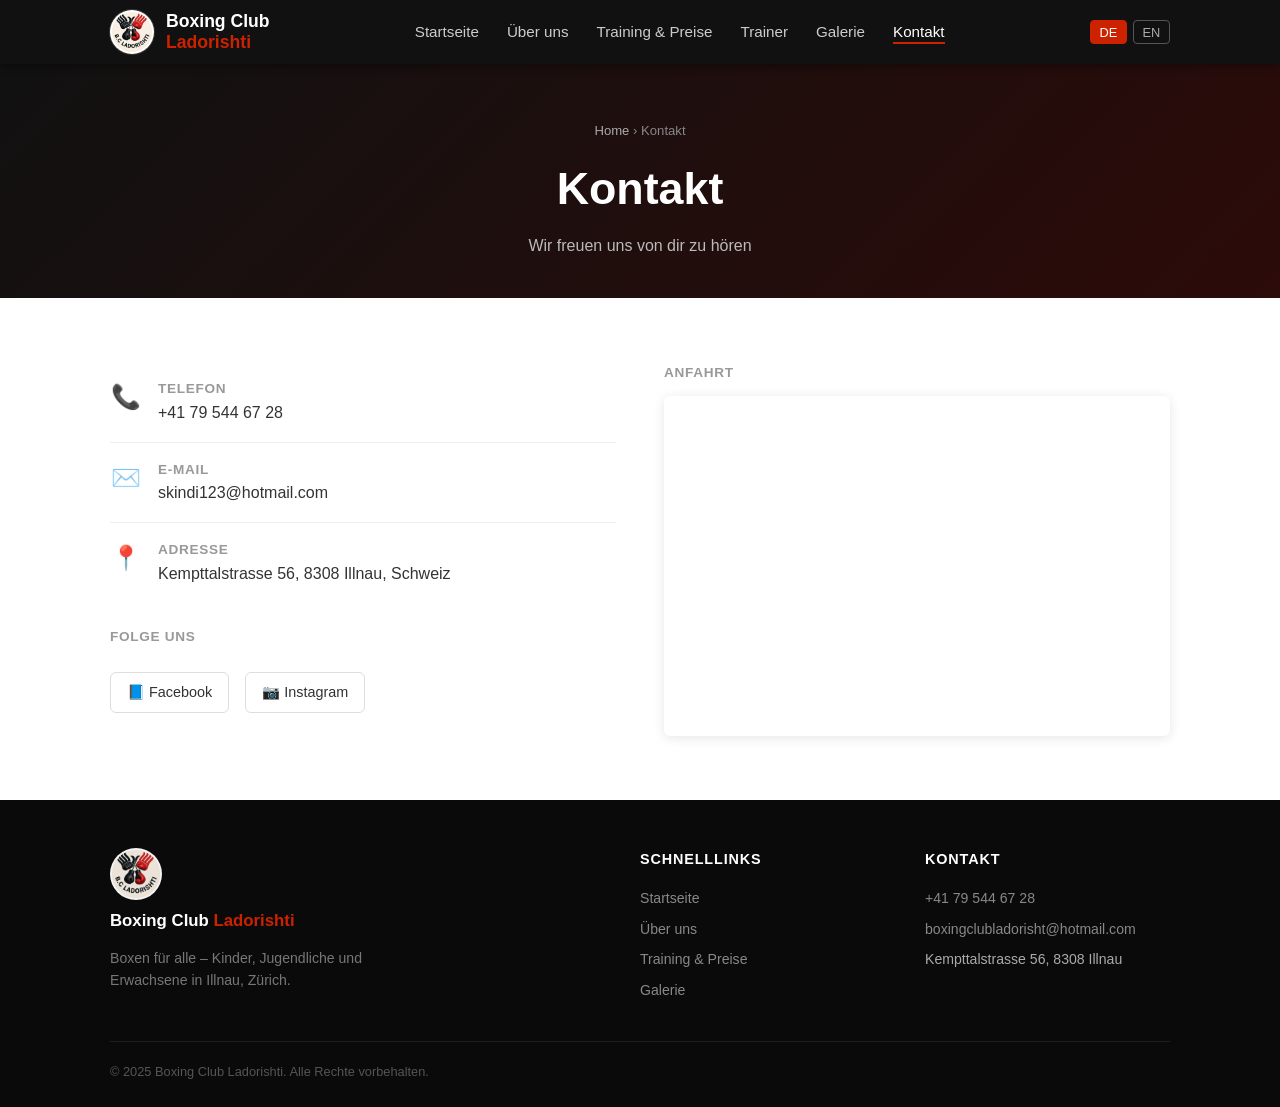
<file: contact.html>
<!DOCTYPE html><html lang="de" dir="ltr"><head><meta charset="UTF-8"><meta name="viewport" content="width=device-width,initial-scale=1.0"><title>Kontakt &#8211; Boxing Club Ladorishti</title><link rel="stylesheet" href="css/style.css">
  <link rel="icon" href="images/favicon.png" type="image/png">
  <link rel="apple-touch-icon" href="images/apple-touch-icon.png">
</head><body><header><div class="container"><nav class="nav-inner">
  <a href="index.html" class="nav-logo"><img src="images/logo.png" alt="Logo" onerror="this.style.display='none'"><span class="nav-logo-text">Boxing Club<br><span>Ladorishti</span></span></a>
  <ul class="nav-links">
    <li><a href="index.html" data-i18n="nav_home">Startseite</a></li>
    <li><a href="about.html" data-i18n="nav_about">&#220;ber uns</a></li>
    <li><a href="training.html" data-i18n="nav_training">Training &amp; Preise</a></li>
    <li><a href="trainers.html" data-i18n="nav_trainers">Trainer</a></li>
    <li><a href="gallery.html" data-i18n="nav_gallery">Galerie</a></li>
    <li><a href="contact.html" data-i18n="nav_contact">Kontakt</a></li>
  </ul>
  <div class="lang-toggle"><button class="lang-btn active" data-lang="de">DE</button><button class="lang-btn" data-lang="en">EN</button></div>
  <div class="nav-hamburger"><span></span><span></span><span></span></div>
</nav></div>
<nav class="mobile-nav">
  <div class="mobile-lang"><button class="lang-btn active" data-lang="de">DE</button><button class="lang-btn" data-lang="en">EN</button></div>
  <a href="index.html" data-i18n="nav_home">Startseite</a><a href="about.html" data-i18n="nav_about">&#220;ber uns</a>
  <a href="training.html" data-i18n="nav_training">Training &amp; Preise</a><a href="trainers.html" data-i18n="nav_trainers">Trainer</a>
  <a href="gallery.html" data-i18n="nav_gallery">Galerie</a><a href="contact.html" data-i18n="nav_contact">Kontakt</a>
</nav></header>
<section class="page-hero"><div class="container"><div class="breadcrumb"><a href="index.html">Home</a> &rsaquo; <span data-i18n="nav_contact">Kontakt</span></div><h1 data-i18n="contact_title">Kontakt</h1><p data-i18n="contact_hero_sub">Wir freuen uns von dir zu h&#246;ren</p></div></section>
<section class="section"><div class="container"><div class="contact-grid">
  <div><ul class="contact-info">
    <li><div class="contact-icon">&#128222;</div><div><div class="contact-label" data-i18n="contact_phone_lbl">Telefon</div><div class="contact-value"><a href="tel:+41795446728" data-i18n="contact_phone">+41 79 544 67 28</a></div></div></li>
    <li><div class="contact-icon">&#9993;&#65039;</div><div><div class="contact-label" data-i18n="contact_email_lbl">E-Mail</div><div class="contact-value"><a href="mailto:boxingclubladorisht@hotmail.com" data-i18n="contact_email">boxingclubladorisht@hotmail.com</a><br></div></div></li>
    <li><div class="contact-icon">&#128205;</div><div><div class="contact-label" data-i18n="contact_address_lbl">Adresse</div><div class="contact-value" data-i18n="contact_address">Kempttalstrasse 56, 8308 Illnau, Schweiz</div></div></li>
  </ul>
  <div style="margin-top:1.5rem"><div class="contact-label" style="margin-bottom:.75rem" data-i18n="contact_social_lbl">Folge uns</div>
  <div class="social-links">
    <a href="https://www.facebook.com/ladorishtiboxing" target="_blank" rel="noopener" class="social-link">&#128216; Facebook</a>
    <a href="https://www.instagram.com/boxingclub.ladorisht/" target="_blank" rel="noopener" class="social-link">&#128247; Instagram</a>
  </div></div></div>
  <div><div class="contact-label" style="margin-bottom:.75rem" data-i18n="contact_map_title">Anfahrt</div>
  <div class="map-wrap"><iframe src="https://www.google.com/maps/embed?pb=!1m18!1m12!1m3!1d2696.1!2d8.7297!3d47.4008!2m3!1f0!2f0!3f0!3m2!1i1024!2i768!4f13.1!3m3!1m2!1s0x479aa6a3b0f5d8a1%3A0x1!2sKempttalstrasse%2056%2C%208308%20Illnau!5e0!3m2!1sde!2sch" allowfullscreen loading="lazy" title="Standort"></iframe></div></div>
</div></div></section><footer><div class="container"><div class="footer-grid">
  <div class="footer-brand"><div class="footer-logo">
          <img src="images/logo.png" alt="Boxing Club Ladorishti" style="height:52px;width:auto;margin-bottom:0.5rem;display:block;">
          Boxing Club <span>Ladorishti</span>
        </div><p data-i18n="footer_tagline">Boxen f&#252;r alle &#8211; Kinder, Jugendliche und Erwachsene in Illnau, Z&#252;rich.</p></div>
  <div><h4 data-i18n="footer_links">Schnelllinks</h4><ul><li><a href="index.html" data-i18n="nav_home">Startseite</a></li><li><a href="about.html" data-i18n="nav_about">&#220;ber uns</a></li><li><a href="training.html" data-i18n="nav_training">Training</a></li><li><a href="gallery.html" data-i18n="nav_gallery">Galerie</a></li></ul></div>
  <div><h4 data-i18n="footer_contact">Kontakt</h4><ul><li><a href="tel:+41795446728">+41 79 544 67 28</a></li><li><a href="mailto:boxingclubladorisht@hotmail.com">boxingclubladorisht@hotmail.com</a></li><li>Kempttalstrasse 56, 8308 Illnau</li></ul></div>
</div><div class="footer-bottom"><span data-i18n="footer_copy">&#169; 2025 Boxing Club Ladorishti. Alle Rechte vorbehalten.</span></div></div></footer><script src="js/main.js"></script></body></html>
</file>
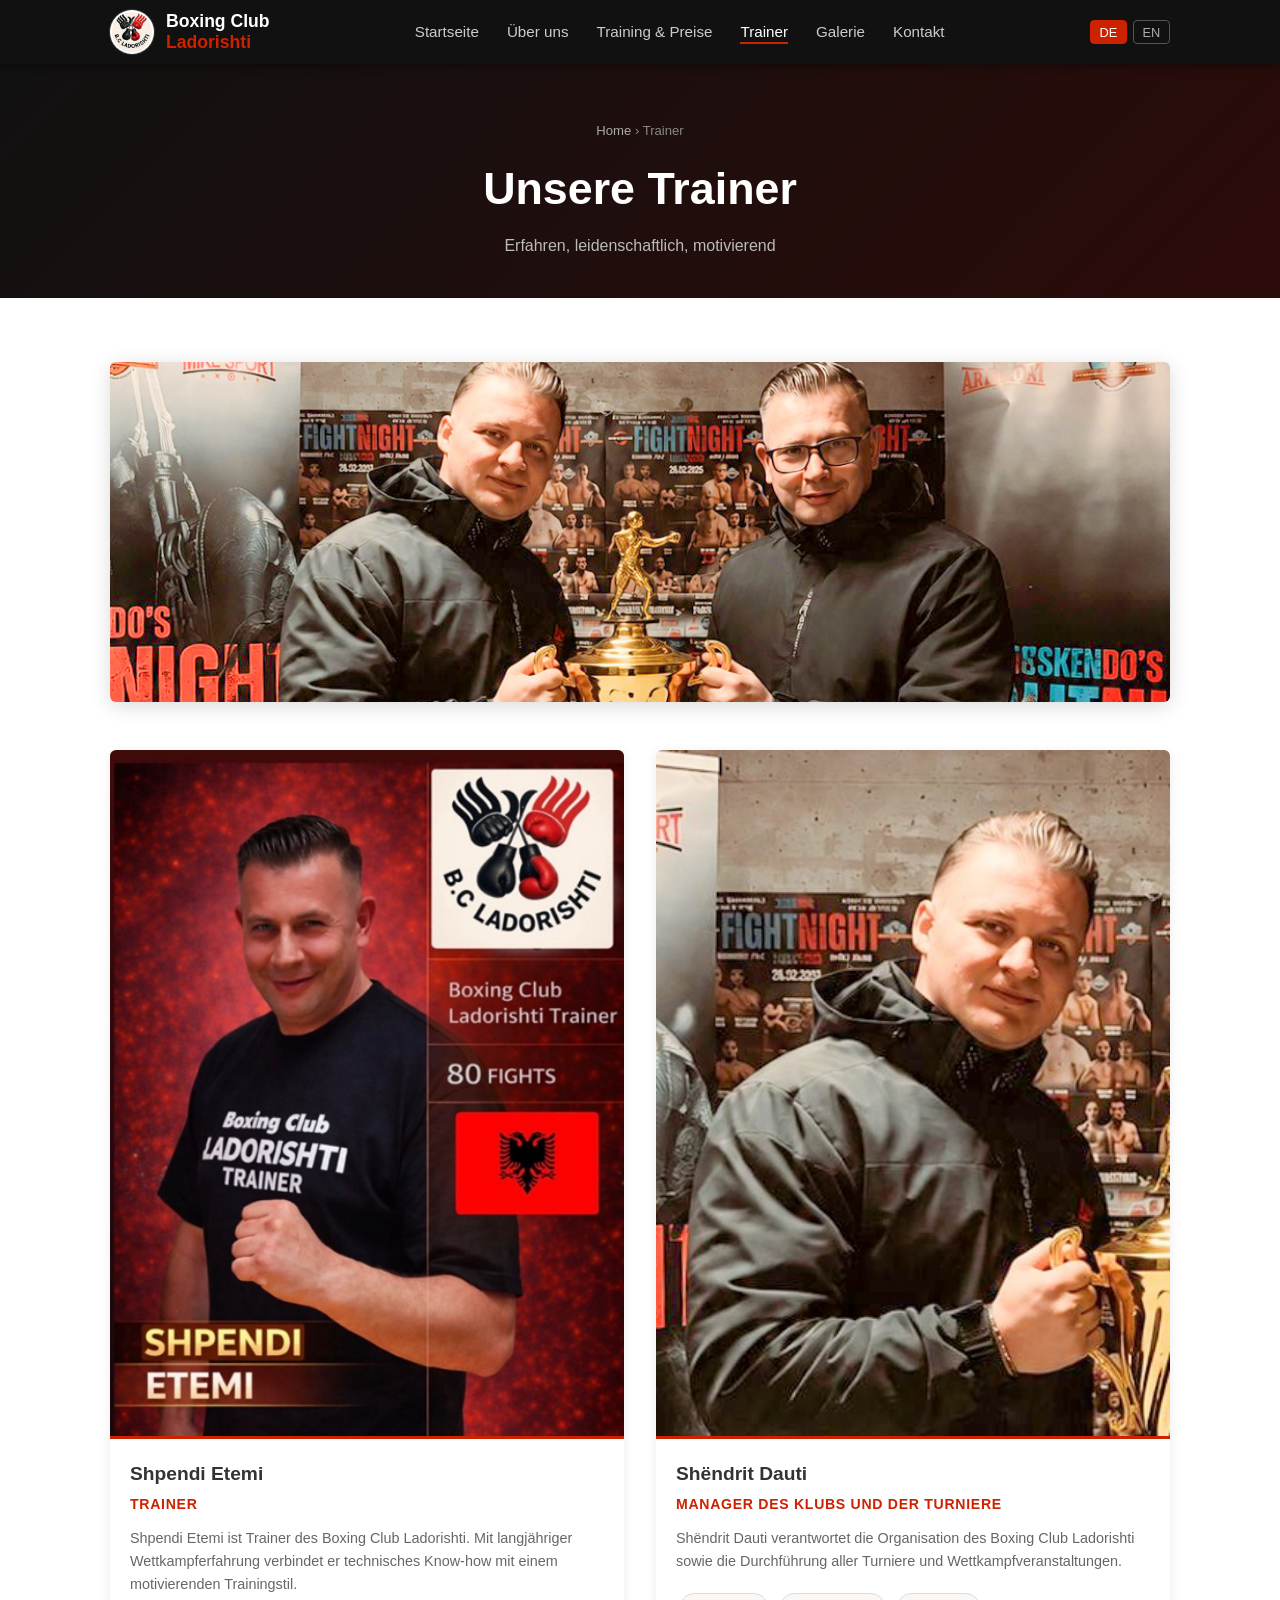
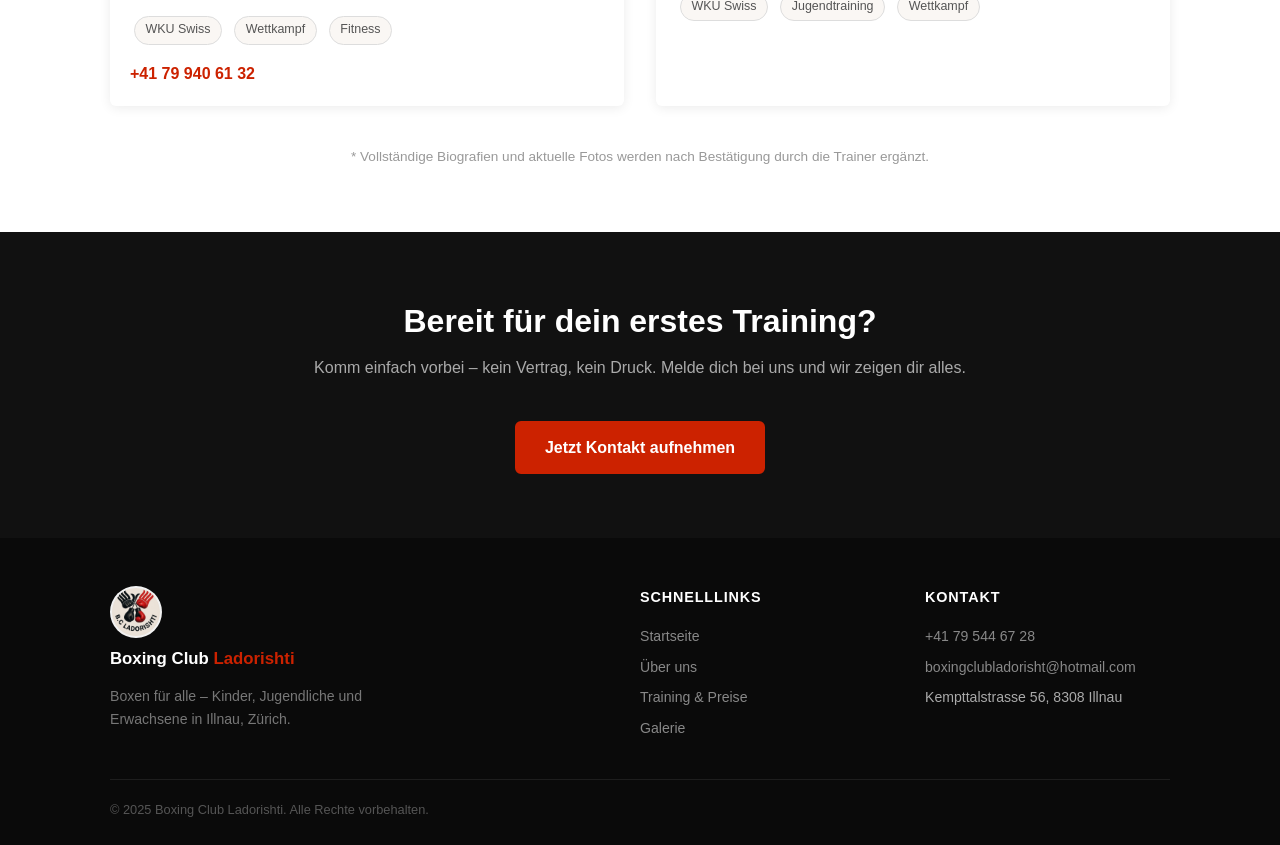
<file: trainers.html>
<!DOCTYPE html>
<html lang="de" dir="ltr">
<head>
  <meta charset="UTF-8">
  <meta name="viewport" content="width=device-width, initial-scale=1.0">
  <meta name="description" content="Boxen für Kinder, Jugendliche und Erwachsene in einer freundlichen und respektvollen Umgebung in Illnau, Zürich.">
  <meta property="og:title" content="Trainer – Boxing Club Ladorishti, Illnau">
  <meta property="og:description" content="Boxen für Kinder, Jugendliche und Erwachsene in einer freundlichen und respektvollen Umgebung in Illnau, Zürich.">
  <meta property="og:image" content="https://boxenillnau.ch/images/logo.png">
  <meta property="og:url" content="https://boxenillnau.ch/trainers.html">
  <meta property="og:type" content="website">
  <meta property="og:site_name" content="Boxing Club Ladorishti, Illnau">
  <meta name="twitter:card" content="summary_large_image">
  <meta name="twitter:title" content="Trainer – Boxing Club Ladorishti, Illnau">
  <meta name="twitter:description" content="Boxen für Kinder, Jugendliche und Erwachsene in einer freundlichen und respektvollen Umgebung in Illnau, Zürich.">
  <meta name="twitter:image" content="https://boxenillnau.ch/images/logo.png">

  <title>Trainer – Boxing Club Ladorishti</title>
  <link rel="stylesheet" href="css/style.css">
  <link rel="icon" href="images/favicon.png" type="image/png">
  <link rel="apple-touch-icon" href="images/apple-touch-icon.png">
</head>
<body>
<header>
  <div class="container">
    <nav class="nav-inner">
      <a href="index.html" class="nav-logo">
        <img src="images/logo.png" alt="Logo" onerror="this.style.display='none'">
        <span class="nav-logo-text">Boxing Club<br><span>Ladorishti</span></span>
      </a>
      <ul class="nav-links">
        <li><a href="index.html" data-i18n="nav_home">Startseite</a></li>
        <li><a href="about.html" data-i18n="nav_about">Über uns</a></li>
        <li><a href="training.html" data-i18n="nav_training">Training &amp; Preise</a></li>
        <li><a href="trainers.html" data-i18n="nav_trainers" class="active">Trainer</a></li>
        <li><a href="gallery.html" data-i18n="nav_gallery">Galerie</a></li>
        <li><a href="contact.html" data-i18n="nav_contact">Kontakt</a></li>
      </ul>
      <div class="lang-toggle">
        <button class="lang-btn active" data-lang="de">DE</button>
        <button class="lang-btn" data-lang="en">EN</button>
      </div>
      <div class="nav-hamburger"><span></span><span></span><span></span></div>
    </nav>
  </div>
  <nav class="mobile-nav">
    <div class="mobile-lang">
      <button class="lang-btn active" data-lang="de">DE</button>
      <button class="lang-btn" data-lang="en">EN</button>
    </div>
    <a href="index.html" data-i18n="nav_home">Startseite</a>
    <a href="about.html" data-i18n="nav_about">Uber uns</a>
    <a href="training.html" data-i18n="nav_training">Training und Preise</a>
    <a href="trainers.html" data-i18n="nav_trainers">Trainer</a>
    <a href="gallery.html" data-i18n="nav_gallery">Galerie</a>
    <a href="contact.html" data-i18n="nav_contact">Kontakt</a>
  </nav>
</header>
<section class="page-hero">
  <div class="container">
    <div class="breadcrumb"><a href="index.html">Home</a> &rsaquo; <span data-i18n="nav_trainers">Trainer</span></div>
    <h1 data-i18n="trainers_title">Unsere Trainer</h1>
    <p data-i18n="trainers_hero_sub">Erfahren, leidenschaftlich, motivierend</p>
  </div>
</section>
<section class="section">
  <div class="container">
    <div class="trainers-banner">
      <img src="images/trainers/trainers-banner.jpg" alt="Shpendi Etemi und Shëndrit Dauti mit dem Pokal beim Fight Night Event" class="trainers-banner-img">
    </div>
    <div class="trainer-grid">
      <div class="trainer-card">
        <img src="images/trainers/shpendi_large.jpg" alt="Shpendi Etemi" class="trainer-photo" onerror="this.outerHTML='<div class=trainer-photo-placeholder>🥊</div>'">
        <div class="trainer-info">
          <div class="trainer-name" data-i18n="trainer1_name">Shpendi Etemi</div>
          <div class="trainer-role" data-i18n="trainer1_role">Trainer</div>
          <p class="trainer-bio" data-i18n="trainer1_bio">Shpendi Etemi ist Trainer des Boxing Club Ladorishti. Mit langjähriger Wettkampferfahrung verbindet er technisches Know-how mit einem motivierenden Trainingstil.</p>
          <div style="margin-top:1rem;">
            <span class="trainer-badge" data-i18n="badge_wku">WKU Swiss</span>
            <span class="trainer-badge" data-i18n="badge_comp">Wettkampf</span>
            <span class="trainer-badge" data-i18n="badge_fitness">Fitness</span>
          </div>
          <div style="margin-top:0.75rem;"><a href="tel:+41799406132" style="color:var(--color-primary);font-weight:600;">+41 79 940 61 32</a></div>
        </div>
      </div>
      <div class="trainer-card">
        <img src="images/trainers/shendrit_large.jpg" alt="Shëndrit Dauti" class="trainer-photo" onerror="this.outerHTML='<div class=trainer-photo-placeholder>🥊</div>'">
        <div class="trainer-info">
          <div class="trainer-name" data-i18n="trainer2_name">Shëndrit Dauti</div>
          <div class="trainer-role" data-i18n="trainer2_role">Manager des Klubs und der Turniere</div>
          <p class="trainer-bio" data-i18n="trainer2_bio">Shëndrit Dauti verantwortet die Organisation des Boxing Club Ladorishti sowie die Durchführung aller Turniere und Wettkampfveranstaltungen.</p>
          <div style="margin-top:1rem;">
            <span class="trainer-badge" data-i18n="badge_wku">WKU Swiss</span>
            <span class="trainer-badge" data-i18n="badge_youth">Jugendtraining</span>
            <span class="trainer-badge" data-i18n="badge_comp">Wettkampf</span>
          </div>
        </div>
      </div>
    </div>
    <p style="text-align:center; margin-top:2.5rem; font-size:0.85rem; color:#999;" data-i18n="trainers_note">* Vollstaendige Biografien und aktuelle Fotos werden nach Bestaetigung durch die Trainer ergaenzt.</p>
  </div>
</section>
<section class="section section--dark">
  <div class="container text-center">
    <h2 class="section-title" data-i18n="home_cta_title">Bereit fuer dein erstes Training?</h2>
    <p class="section-subtitle" data-i18n="home_cta_text">Komm einfach vorbei.</p>
    <a href="contact.html" class="btn btn--primary" data-i18n="home_cta_btn">Jetzt Kontakt aufnehmen</a>
  </div>
</section>
<footer>
  <div class="container">
    <div class="footer-grid">
      <div class="footer-brand">
        <div class="footer-logo">
          <img src="images/logo.png" alt="Boxing Club Ladorishti" style="height:52px;width:auto;margin-bottom:0.5rem;display:block;">
          Boxing Club <span>Ladorishti</span>
        </div>
        <p data-i18n="footer_tagline">Boxen für alle – Kinder, Jugendliche und Erwachsene in Illnau, Zürich.</p>
      </div>
      <div>
        <h4 data-i18n="footer_links">Schnelllinks</h4>
        <ul>
          <li><a href="index.html" data-i18n="nav_home">Startseite</a></li>
          <li><a href="about.html" data-i18n="nav_about">Uber uns</a></li>
          <li><a href="training.html" data-i18n="nav_training">Training</a></li>
          <li><a href="gallery.html" data-i18n="nav_gallery">Galerie</a></li>
        </ul>
      </div>
      <div>
        <h4 data-i18n="footer_contact">Kontakt</h4>
        <ul>
          <li><a href="tel:+41795446728">+41 79 544 67 28</a></li>
          <li><a href="mailto:boxingclubladorisht@hotmail.com">boxingclubladorisht@hotmail.com</a></li>
          <li>Kempttalstrasse 56, 8308 Illnau</li>
        </ul>
      </div>
    </div>
    <div class="footer-bottom">
      <span data-i18n="footer_copy">© 2025 Boxing Club Ladorishti. Alle Rechte vorbehalten.</span>
    </div>
  </div>
</footer>
<script src="js/main.js"></script>
</body>
</html>
</file>
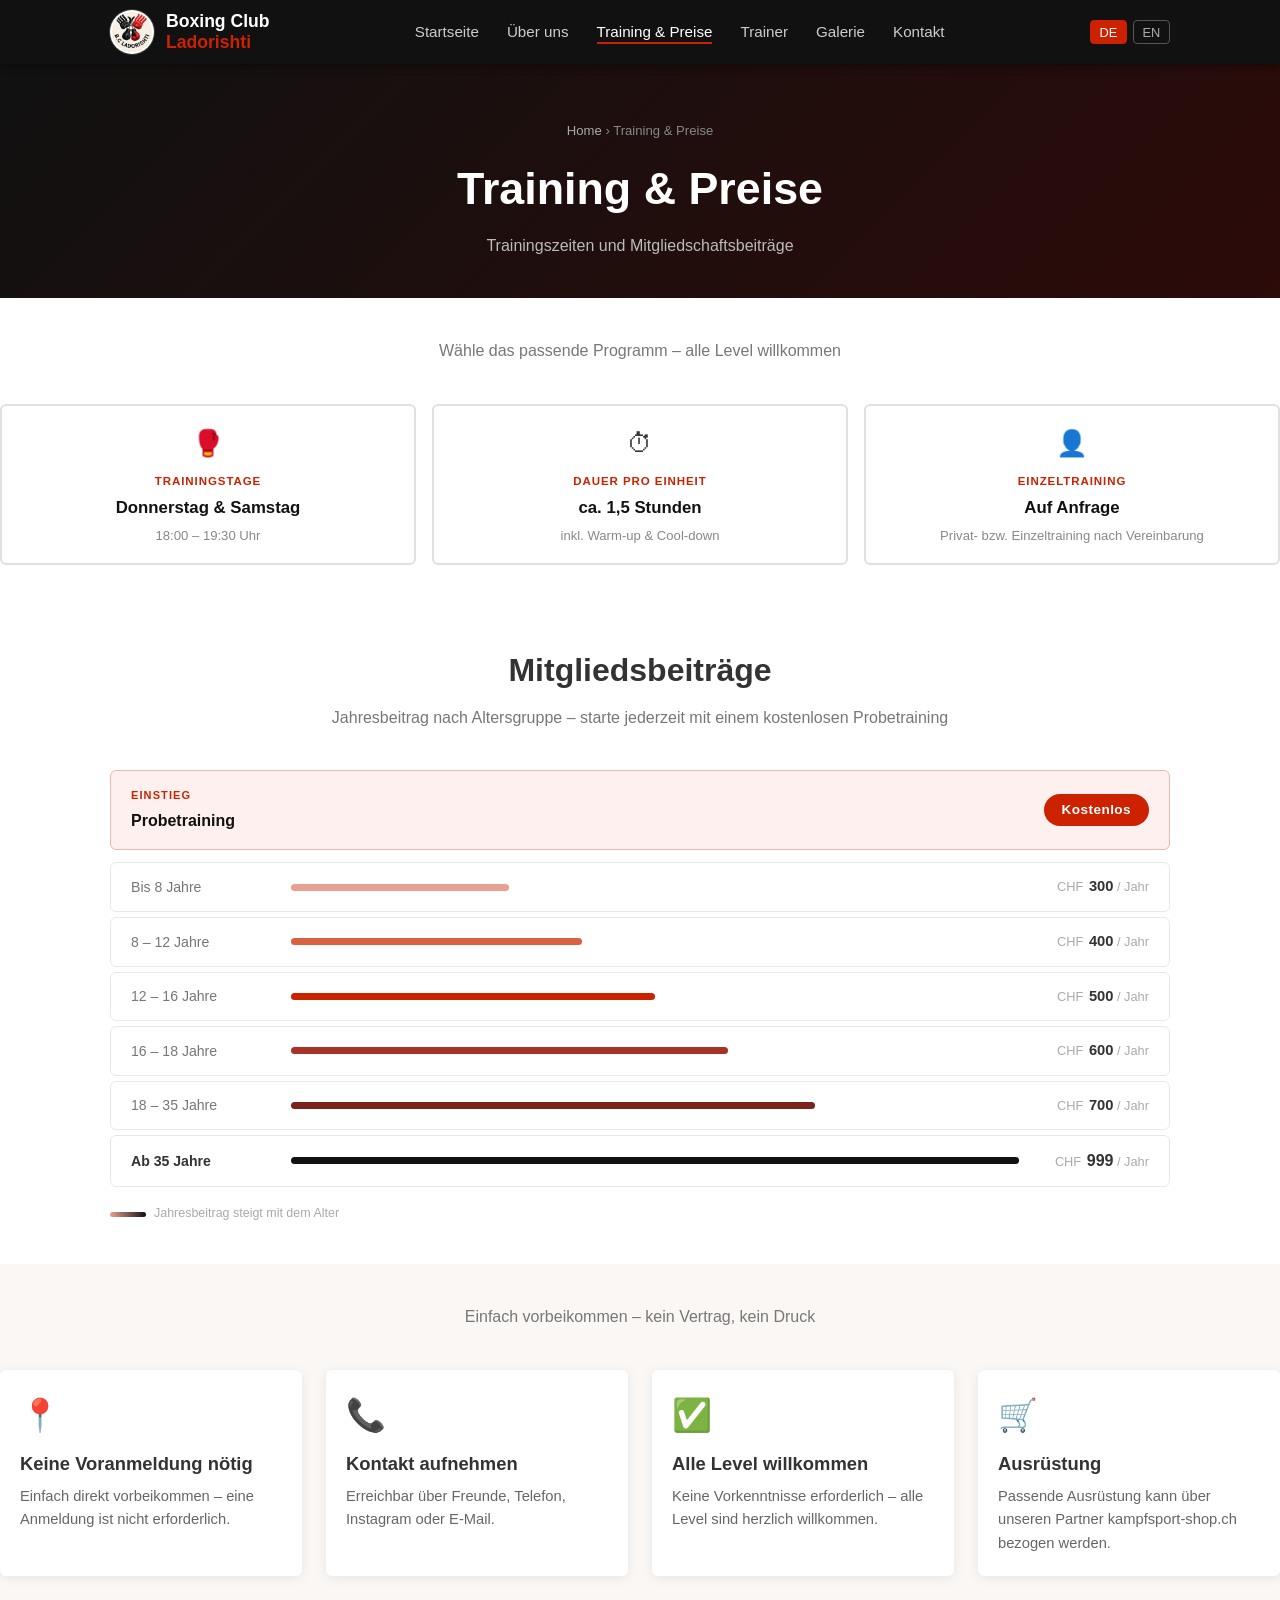
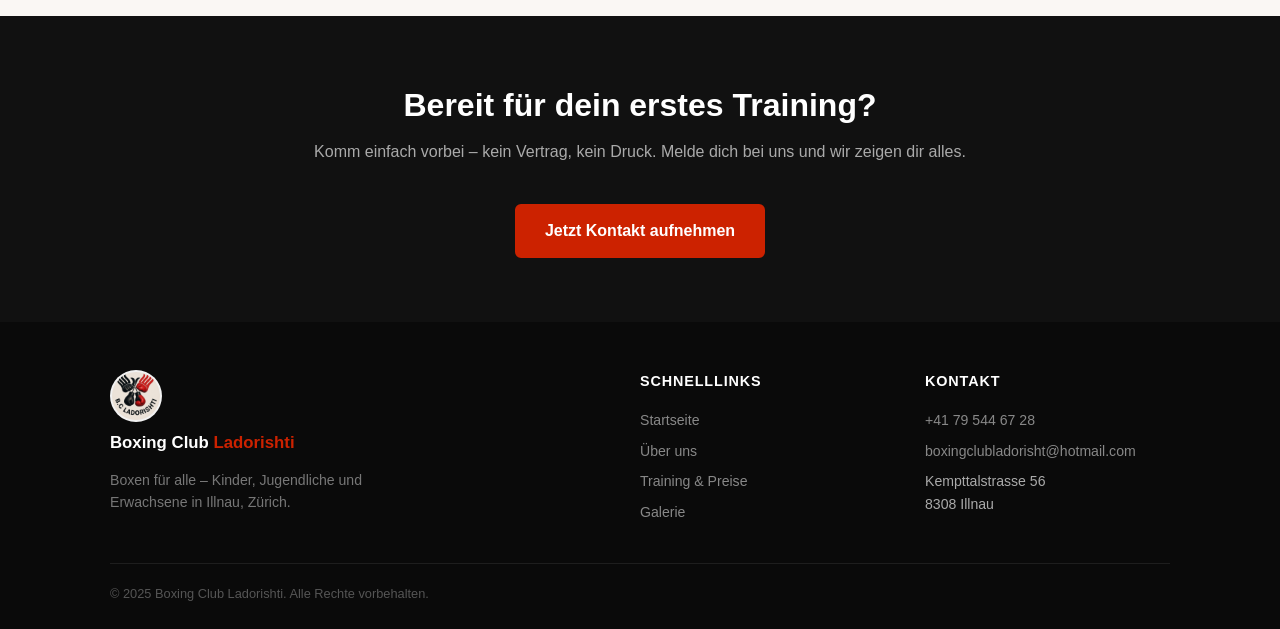
<file: training.html>
<!DOCTYPE html>
<html lang="de" dir="ltr">
<head>
  <meta charset="UTF-8">
  <meta name="viewport" content="width=device-width, initial-scale=1.0">
  <meta name="description" content="Boxen für Kinder, Jugendliche und Erwachsene in einer freundlichen und respektvollen Umgebung in Illnau, Zürich.">
  <meta property="og:title" content="Training & Preise – Boxing Club Ladorishti">
  <meta property="og:description" content="Boxen für Kinder, Jugendliche und Erwachsene in einer freundlichen und respektvollen Umgebung in Illnau, Zürich.">
  <meta property="og:image" content="https://boxenillnau.ch/images/logo.png">
  <meta property="og:url" content="https://boxenillnau.ch/training.html">
  <meta property="og:type" content="website">
  <meta property="og:site_name" content="Boxing Club Ladorishti, Illnau">
  <meta name="twitter:card" content="summary_large_image">
  <meta name="twitter:title" content="Training & Preise – Boxing Club Ladorishti">
  <meta name="twitter:description" content="Boxen für Kinder, Jugendliche und Erwachsene in einer freundlichen und respektvollen Umgebung in Illnau, Zürich.">
  <meta name="twitter:image" content="https://boxenillnau.ch/images/logo.png">

  <title>Training &amp; Preise – Boxing Club Ladorishti</title>
  <link rel="stylesheet" href="css/style.css">
  <link rel="icon" href="images/favicon.png" type="image/png">
  <link rel="apple-touch-icon" href="images/apple-touch-icon.png">
</head>
<body>
<header>
  <div class="container">
    <nav class="nav-inner">
      <a href="index.html" class="nav-logo">
        <img src="images/logo.png" alt="Logo" onerror="this.style.display='none'">
        <span class="nav-logo-text">Boxing Club<br><span>Ladorishti</span></span>
      </a>
      <ul class="nav-links">
        <li><a href="index.html" data-i18n="nav_home">Startseite</a></li>
        <li><a href="about.html" data-i18n="nav_about">Über uns</a></li>
        <li><a href="training.html" data-i18n="nav_training" class="active">Training &amp; Preise</a></li>
        <li><a href="trainers.html" data-i18n="nav_trainers">Trainer</a></li>
        <li><a href="gallery.html" data-i18n="nav_gallery">Galerie</a></li>
        <li><a href="contact.html" data-i18n="nav_contact">Kontakt</a></li>
      </ul>
      <div class="lang-toggle">
        <button class="lang-btn active" data-lang="de">DE</button>
        <button class="lang-btn" data-lang="en">EN</button>
      </div>
      <div class="nav-hamburger"><span></span><span></span><span></span></div>
    </nav>
  </div>
  <nav class="mobile-nav">
    <div class="mobile-lang">
      <button class="lang-btn active" data-lang="de">DE</button>
      <button class="lang-btn" data-lang="en">EN</button>
    </div>
    <a href="index.html" data-i18n="nav_home">Startseite</a>
    <a href="about.html" data-i18n="nav_about">Über uns</a>
    <a href="training.html" data-i18n="nav_training">Training &amp; Preise</a>
    <a href="trainers.html" data-i18n="nav_trainers">Trainer</a>
    <a href="gallery.html" data-i18n="nav_gallery">Galerie</a>
    <a href="contact.html" data-i18n="nav_contact">Kontakt</a>
  </nav>
</header>
<section class="page-hero">
  <div class="container">
    <div class="breadcrumb"><a href="index.html">Home</a> › <span data-i18n="nav_training">Training &amp; Preise</span></div>
    <h1 data-i18n="training_title">Training &amp; Preise</h1>
    <p data-i18n="training_hero_sub">Trainingszeiten und Mitgliedschaftsbeiträge</p>
  </div>
</section>
<section class="section section--compact">
    <p class="section-subtitle" data-i18n="training_sched_sub">Wähle das passende Programm – alle Level willkommen</p>
    <div class="training-info-grid">
      <div class="training-info-card">
        <div class="training-info-icon">🥊</div>
        <div class="training-info-label" data-i18n="training_days_label">Trainingstage</div>
        <div class="training-info-value" data-i18n="training_days_value">Donnerstag &amp; Samstag</div>
        <div class="training-info-sub" data-i18n="training_days_time">18:00 – 19:30 Uhr</div>
      </div>
      <div class="training-info-card">
        <div class="training-info-icon">⏱</div>
        <div class="training-info-label" data-i18n="training_duration_label">Dauer pro Einheit</div>
        <div class="training-info-value" data-i18n="training_duration_value">ca. 1,5 Stunden</div>
        <div class="training-info-sub" data-i18n="training_duration_sub">inkl. Warm-up &amp; Cool-down</div>
      </div>
      <div class="training-info-card">
        <div class="training-info-icon">👤</div>
        <div class="training-info-label" data-i18n="training_private_label">Einzeltraining</div>
        <div class="training-info-value" data-i18n="training_private_value">Auf Anfrage</div>
        <div class="training-info-sub" data-i18n="training_private_sub">Privat- bzw. Einzeltraining nach Vereinbarung</div>
      </div>
    </div>
  </div>
</section>
<section class="section section--compact">
  <div class="container">
    <h2 class="section-title" data-i18n="pricing_ladder_title">Mitgliedsbeiträge</h2>
    <p class="section-subtitle" data-i18n="pricing_ladder_sub">Jahresbeitrag nach Altersgruppe – starte jederzeit mit einem kostenlosen Probetraining</p>
    <div class="pricing-ladder">

      <div class="pricing-free-banner">
        <div>
          <div class="free-eyebrow" data-i18n="pricing_free_eyebrow">Einstieg</div>
          <div class="free-title" data-i18n="pricing_free_title">Probetraining</div>
        </div>
        <div class="pricing-free-badge" data-i18n="pricing_free_badge">Kostenlos</div>
      </div>

      <div class="pricing-tiers">
        <div class="pricing-tier">
          <div class="pricing-tier-age" data-i18n="pricing_age1">Bis 8 Jahre</div>
          <div class="pricing-tier-bar-track"><div class="pricing-tier-bar" style="width:30%;background:#e8a090;"></div></div>
          <div class="pricing-tier-price"><span class="p-currency">CHF </span>300<span class="p-period"> / Jahr</span></div>
        </div>
        <div class="pricing-tier">
          <div class="pricing-tier-age" data-i18n="pricing_age2">8 – 12 Jahre</div>
          <div class="pricing-tier-bar-track"><div class="pricing-tier-bar" style="width:40%;background:#d96040;"></div></div>
          <div class="pricing-tier-price"><span class="p-currency">CHF </span>400<span class="p-period"> / Jahr</span></div>
        </div>
        <div class="pricing-tier">
          <div class="pricing-tier-age" data-i18n="pricing_age3">12 – 16 Jahre</div>
          <div class="pricing-tier-bar-track"><div class="pricing-tier-bar" style="width:50%;background:#cc2200;"></div></div>
          <div class="pricing-tier-price"><span class="p-currency">CHF </span>500<span class="p-period"> / Jahr</span></div>
        </div>
        <div class="pricing-tier">
          <div class="pricing-tier-age" data-i18n="pricing_age4">16 – 18 Jahre</div>
          <div class="pricing-tier-bar-track"><div class="pricing-tier-bar" style="width:60%;background:#a93226;"></div></div>
          <div class="pricing-tier-price"><span class="p-currency">CHF </span>600<span class="p-period"> / Jahr</span></div>
        </div>
        <div class="pricing-tier">
          <div class="pricing-tier-age" data-i18n="pricing_age5">18 – 35 Jahre</div>
          <div class="pricing-tier-bar-track"><div class="pricing-tier-bar" style="width:72%;background:#7b241c;"></div></div>
          <div class="pricing-tier-price"><span class="p-currency">CHF </span>700<span class="p-period"> / Jahr</span></div>
        </div>
        <div class="pricing-tier pricing-tier--top">
          <div class="pricing-tier-age" data-i18n="pricing_age6">Ab 35 Jahre</div>
          <div class="pricing-tier-bar-track"><div class="pricing-tier-bar" style="width:100%;background:#111111;"></div></div>
          <div class="pricing-tier-price"><span class="p-currency">CHF </span>999<span class="p-period"> / Jahr</span></div>
        </div>
      </div>

      <div class="pricing-ladder-legend">
        <div class="pricing-ladder-legend-swatch"></div>
        <span data-i18n="pricing_legend">Jahresbeitrag steigt mit dem Alter</span>
      </div>

    </div>
  </div>
</section>
<section class="section section--light section--compact">
    <p class="section-subtitle" data-i18n="first_visit_sub">Einfach vorbeikommen – kein Vertrag, kein Druck</p>
    <div class="card-grid" style="margin-top:2rem;">
      <div class="card"><div class="card-body">
        <div style="font-size:2rem; margin-bottom:0.5rem;">📍</div>
        <p class="card-title" data-i18n="first_visit_card1_title">Keine Voranmeldung nötig</p>
        <p class="card-text" data-i18n="first_visit_card1_text">Einfach direkt vorbeikommen – eine Anmeldung ist nicht erforderlich.</p>
      </div></div>
      <div class="card"><div class="card-body">
        <div style="font-size:2rem; margin-bottom:0.5rem;">📞</div>
        <p class="card-title" data-i18n="first_visit_card2_title">Kontakt aufnehmen</p>
        <p class="card-text" data-i18n="first_visit_card2_text">Erreichbar über Freunde, Telefon, Instagram oder E-Mail.</p>
      </div></div>
      <div class="card"><div class="card-body">
        <div style="font-size:2rem; margin-bottom:0.5rem;">✅</div>
        <p class="card-title" data-i18n="training_info1_title">Alle Level willkommen</p>
        <p class="card-text" data-i18n="training_info1">Keine Vorkenntnisse erforderlich – alle Level sind herzlich willkommen.</p>
      </div></div>
      <div class="card"><div class="card-body">
        <div style="font-size:2rem; margin-bottom:0.5rem;">🛒</div>
        <p class="card-title" data-i18n="training_info3_title">Ausrüstung</p>
        <p class="card-text" data-i18n="training_info3">Passende Ausrüstung kann über unseren Partner kampfsport-shop.ch bezogen werden.</p>
      </div></div>
    </div>
  </div>
</section>
<section class="section section--dark">
  <div class="container text-center">
    <h2 class="section-title" data-i18n="home_cta_title">Bereit für dein erstes Training?</h2>
    <p class="section-subtitle" data-i18n="home_cta_text">Komm einfach vorbei – kein Vertrag, kein Druck.</p>
    <a href="contact.html" class="btn btn--primary" data-i18n="home_cta_btn">Jetzt Kontakt aufnehmen</a>
  </div>
</section>
<footer>
  <div class="container">
    <div class="footer-grid">
      <div class="footer-brand">
        <div class="footer-logo">
          <img src="images/logo.png" alt="Boxing Club Ladorishti" style="height:52px;width:52px;object-fit:cover;border-radius:50%;background:#fff;padding:2px;display:block;margin-bottom:0.5rem;">
          Boxing Club <span>Ladorishti</span>
        </div>
        <p data-i18n="footer_tagline">Boxen für alle – Kinder, Jugendliche und Erwachsene in Illnau, Zürich.</p>
      </div>
      <div>
        <h4 data-i18n="footer_links">Schnelllinks</h4>
        <ul>
          <li><a href="index.html" data-i18n="nav_home">Startseite</a></li>
          <li><a href="about.html" data-i18n="nav_about">Über uns</a></li>
          <li><a href="training.html" data-i18n="nav_training">Training &amp; Preise</a></li>
          <li><a href="gallery.html" data-i18n="nav_gallery">Galerie</a></li>
        </ul>
      </div>
      <div>
        <h4 data-i18n="footer_contact">Kontakt</h4>
        <ul>
          <li><a href="tel:+41795446728">+41 79 544 67 28</a></li>
          <li><a href="mailto:boxingclubladorisht@hotmail.com">boxingclubladorisht@hotmail.com</a></li>
          <li>Kempttalstrasse 56<br>8308 Illnau</li>
        </ul>
      </div>
    </div>
    <div class="footer-bottom">
      <span data-i18n="footer_copy">© © 2025 Boxing Club Ladorishti. Alle Rechte vorbehalten. Alle Rechte vorbehalten.</span>
    </div>
  </div>
</footer>
<script src="js/main.js"></script>
</body>
</html>
</file>
<file: css/style.css>
/* =========================================================
   Boxing Club Ladorishti – Main Stylesheet
   ========================================================= */

/* ---------- CSS Variables ---------- */
:root {
  --color-primary:   #cc2200;
  --color-dark:      #111111;
  --color-mid:       #333333;
  --color-light:     #faf7f4;
  --color-white:     #ffffff;
  --color-accent:    #e67e22;
  --font-main:       'Segoe UI', Arial, sans-serif;
  --radius:          6px;
  --transition:      0.25s ease;
  --max-width:       1100px;
}
*, *::before, *::after { box-sizing: border-box; margin: 0; padding: 0; }
html { scroll-behavior: smooth; }
body { font-family: var(--font-main); color: var(--color-mid); background: var(--color-white); line-height: 1.6; }
img { max-width: 100%; display: block; }
a { color: inherit; text-decoration: none; }
ul { list-style: none; }
.container { max-width: var(--max-width); margin: 0 auto; padding: 0 1.25rem; }
.section { padding: 4rem 0; }
.section--compact { padding: 2.5rem 0; }
.section--dark { background: var(--color-dark); color: var(--color-white); }
.section--light { background: var(--color-light); }
.section-title { font-size: 2rem; font-weight: 700; text-align: center; margin-bottom: 0.5rem; }
.section-subtitle { text-align: center; color: #777; margin-bottom: 2.5rem; font-size: 1rem; }
.section--dark .section-subtitle { color: #aaa; }
.btn { display: inline-block; padding: 0.75rem 1.75rem; border-radius: var(--radius); font-weight: 600; cursor: pointer; transition: background var(--transition), color var(--transition); border: 2px solid transparent; }
.btn--primary { background: var(--color-primary); color: var(--color-white); border-color: var(--color-primary); }
.btn--primary:hover { background: #a93226; border-color: #a93226; }
.btn--outline { background: transparent; color: var(--color-white); border-color: var(--color-white); }
.btn--outline:hover { background: var(--color-white); color: var(--color-primary); }
.text-center { text-align: center; }
.accent { color: var(--color-primary); }
header { position: sticky; top: 0; z-index: 1000; background: var(--color-dark); box-shadow: 0 2px 8px rgba(0,0,0,0.4); }
.nav-inner { display: flex; align-items: center; justify-content: space-between; height: 64px; }
.nav-logo { display: flex; align-items: center; gap: 0.75rem; }
.nav-logo img { height: 44px; width: 44px; object-fit: cover; border-radius: 50%; background: #fff; padding: 2px; box-shadow: 0 0 0 1px rgba(255,255,255,0.15); }
.nav-logo-text { color: var(--color-white); font-size: 1.1rem; font-weight: 700; line-height: 1.2; }
.nav-logo-text span { color: var(--color-primary); }
.nav-links { display: flex; gap: 1.75rem; align-items: center; }
.nav-links a { color: #ccc; font-size: 0.95rem; font-weight: 500; transition: color var(--transition); position: relative; }
.nav-links a::after { content: ''; position: absolute; bottom: -4px; left: 0; width: 0; height: 2px; background: var(--color-primary); transition: width var(--transition); }
.nav-links a:hover, .nav-links a.active { color: var(--color-white); }
.nav-links a:hover::after, .nav-links a.active::after { width: 100%; }
.lang-toggle { display: flex; gap: 0.35rem; }
.lang-btn { background: transparent; border: 1px solid #555; color: #aaa; padding: 0.2rem 0.55rem; border-radius: 4px; font-size: 0.8rem; cursor: pointer; transition: all var(--transition); }
.lang-btn.active, .lang-btn:hover { border-color: var(--color-primary); color: var(--color-white); background: var(--color-primary); }
.nav-hamburger { display: none; flex-direction: column; gap: 5px; cursor: pointer; padding: 4px; }
.nav-hamburger span { display: block; width: 24px; height: 2px; background: var(--color-white); transition: all var(--transition); }
.nav-hamburger.open span:nth-child(1) { transform: translateY(7px) rotate(45deg); }
.nav-hamburger.open span:nth-child(2) { opacity: 0; }
.nav-hamburger.open span:nth-child(3) { transform: translateY(-7px) rotate(-45deg); }
.mobile-nav { display: none; background: #1a1a1a; }
.mobile-nav.open { display: block; }
.mobile-nav a { display: block; padding: 0.85rem 1.25rem; color: #ccc; border-bottom: 1px solid #2a2a2a; font-weight: 500; }
.mobile-nav a:hover { color: var(--color-white); background: #222; }
.mobile-lang { display: flex; gap: 0.5rem; padding: 0.75rem 1.25rem; border-bottom: 1px solid #2a2a2a; }
.hero { position: relative; min-height: 540px; display: flex; align-items: center; overflow: hidden; }
.hero-bg { position: absolute; inset: 0; background: linear-gradient(135deg, #111 0%, #2c0b09 60%, #cc2200 100%); z-index: 0; }
.hero-bg-img { position: absolute; inset: 0; background-size: cover; background-position: center; opacity: 0.22; z-index: 1; }
.hero-content { position: relative; z-index: 2; color: var(--color-white); max-width: 620px; }
.hero-tag { display: inline-block; background: var(--color-primary); color: var(--color-white); font-size: 0.78rem; font-weight: 700; letter-spacing: 0.1em; text-transform: uppercase; padding: 0.25rem 0.75rem; border-radius: 3px; margin-bottom: 1rem; }
.hero-title { font-size: clamp(2rem, 5vw, 3.2rem); font-weight: 800; line-height: 1.15; margin-bottom: 1rem; }
.hero-sub { font-size: 1.1rem; color: #ddd; margin-bottom: 2rem; }
.hero-actions { display: flex; gap: 1rem; flex-wrap: wrap; }
.facts-strip { background: var(--color-primary); color: var(--color-white); padding: 1.5rem 0; }
.facts-grid { display: grid; grid-template-columns: repeat(auto-fit, minmax(180px, 1fr)); gap: 1rem; text-align: center; }
.fact-item strong { display: block; font-size: 1.8rem; font-weight: 800; }
.fact-item span { font-size: 0.9rem; opacity: 0.9; }
.card-grid { display: grid; grid-template-columns: repeat(auto-fit, minmax(280px, 1fr)); gap: 1.5rem; }
.card { background: var(--color-white); border-radius: var(--radius); box-shadow: 0 2px 12px rgba(0,0,0,0.08); overflow: hidden; transition: transform var(--transition), box-shadow var(--transition); }
.card:hover { transform: translateY(-4px); box-shadow: 0 8px 24px rgba(0,0,0,0.13); }
.card-img-placeholder { width: 100%; height: 200px; background: linear-gradient(135deg, #e0e0e0, #c8c8c8); display: flex; align-items: center; justify-content: center; color: #999; font-size: 2.5rem; }
.card-body { padding: 1.25rem; }
.card-title { font-size: 1.15rem; font-weight: 700; margin-bottom: 0.4rem; }
.card-text { font-size: 0.92rem; color: #666; }
.pricing-grid { display: grid; grid-template-columns: repeat(auto-fit, minmax(240px, 1fr)); gap: 1.5rem; }
.price-card { border-radius: var(--radius); border: 2px solid #e0e0e0; overflow: hidden; transition: box-shadow var(--transition); }
.price-card:hover { box-shadow: 0 8px 24px rgba(0,0,0,0.12); }
.price-card.featured { border-color: var(--color-primary); }
.price-header { background: var(--color-dark); color: var(--color-white); padding: 1.25rem; text-align: center; }
.price-card.featured .price-header { background: var(--color-primary); }
.price-category { font-size: 1.15rem; font-weight: 700; margin-bottom: 0.25rem; }
.price-amount { font-size: 2rem; font-weight: 800; }
.price-amount small { font-size: 1rem; font-weight: 400; }
.price-body { padding: 1.25rem; background: #fff; }
.price-schedule { margin-bottom: 1rem; }
.price-schedule li { display: flex; justify-content: space-between; padding: 0.4rem 0; border-bottom: 1px solid #f0f0f0; font-size: 0.9rem; }
.price-schedule li:last-child { border-bottom: none; }
.price-options { background: #f9f9f9; border-radius: 4px; padding: 0.75rem 1rem; }
.price-options li { font-size: 0.88rem; padding: 0.3rem 0; display: flex; justify-content: space-between; }
.price-options .price-val { font-weight: 700; color: var(--color-primary); }
.price-note { font-size: 0.78rem; color: #999; text-align: center; margin-top: 0.75rem; font-style: italic; }
.trainer-grid { display: grid; grid-template-columns: repeat(auto-fit, minmax(300px, 1fr)); gap: 2rem; }
.trainer-card { background: var(--color-white); border-radius: var(--radius); overflow: hidden; box-shadow: 0 2px 12px rgba(0,0,0,0.08); transition: transform var(--transition), box-shadow var(--transition); }
.trainer-card:hover { transform: translateY(-4px); box-shadow: 0 8px 28px rgba(0,0,0,0.14); }
.trainer-photo { width: 100%; aspect-ratio: 3/4; object-fit: cover; object-position: center top; display: block; border-radius: 0; border: none; margin: 0; }
.trainer-photo-placeholder { width: 100%; aspect-ratio: 3/4; background: linear-gradient(135deg, #e0e0e0, #c8c8c8); display: flex; align-items: center; justify-content: center; font-size: 4rem; color: #bbb; }
.trainer-info { padding: 1.25rem; border-top: 3px solid var(--color-primary); }
.trainer-name { font-size: 1.2rem; font-weight: 700; margin-bottom: 0.2rem; }
.trainer-role { font-size: 0.88rem; color: var(--color-primary); font-weight: 600; text-transform: uppercase; letter-spacing: 0.05em; margin-bottom: 0.75rem; }
.trainer-bio { font-size: 0.9rem; color: #666; }
.trainer-badge { display: inline-block; background: var(--color-light); border: 1px solid #ddd; border-radius: 20px; padding: 0.2rem 0.65rem; font-size: 0.78rem; margin: 0.25rem; color: #555; }
.gallery-grid { display: grid; grid-template-columns: repeat(auto-fill, minmax(220px, 1fr)); gap: 0.75rem; }
.gallery-item { position: relative; overflow: hidden; border-radius: var(--radius); aspect-ratio: 4/3; cursor: pointer; background: #ddd; }
.gallery-item img { width: 100%; height: 100%; object-fit: cover; transition: transform 0.35s ease; }
.gallery-item:hover img { transform: scale(1.06); }
.gallery-placeholder { width: 100%; height: 100%; display: flex; align-items: center; justify-content: center; background: linear-gradient(135deg, #e0e0e0, #c8c8c8); color: #aaa; font-size: 2rem; }
.gallery-overlay { position: absolute; inset: 0; background: rgba(0,0,0,0); transition: background var(--transition); display: flex; align-items: center; justify-content: center; }
.gallery-item:hover .gallery-overlay { background: rgba(192,57,43,0.35); }
.gallery-overlay-icon { color: white; font-size: 2rem; opacity: 0; transition: opacity var(--transition); }
.gallery-item:hover .gallery-overlay-icon { opacity: 1; }
.lightbox { display: none; position: fixed; inset: 0; background: rgba(0,0,0,0.92); z-index: 9999; align-items: center; justify-content: center; }
.lightbox.open { display: flex; }
.lightbox img { max-width: 90vw; max-height: 85vh; border-radius: var(--radius); }
.lightbox-close { position: absolute; top: 1rem; right: 1.5rem; color: white; font-size: 2rem; cursor: pointer; line-height: 1; }
.contact-grid { display: grid; grid-template-columns: 1fr 1fr; gap: 3rem; align-items: start; }
.contact-info li { display: flex; gap: 1rem; align-items: flex-start; padding: 1rem 0; border-bottom: 1px solid #eee; }
.contact-info li:last-child { border-bottom: none; }
.contact-icon { font-size: 1.5rem; min-width: 2rem; text-align: center; color: var(--color-primary); }
.contact-label { font-weight: 700; font-size: 0.85rem; text-transform: uppercase; color: #999; letter-spacing: 0.05em; }
.contact-value { color: var(--color-mid); }
.contact-value a:hover { color: var(--color-primary); }
.map-wrap { border-radius: var(--radius); overflow: hidden; box-shadow: 0 2px 12px rgba(0,0,0,0.1); }
.map-wrap iframe { width: 100%; height: 340px; border: none; display: block; }
.social-links { display: flex; gap: 1rem; margin-top: 1.5rem; }
.social-link { display: flex; align-items: center; gap: 0.5rem; padding: 0.5rem 1rem; border: 1px solid #ddd; border-radius: var(--radius); font-size: 0.9rem; transition: all var(--transition); }
.social-link:hover { border-color: var(--color-primary); color: var(--color-primary); }
.page-hero { background: linear-gradient(135deg, var(--color-dark) 0%, #2c0b09 100%); color: var(--color-white); padding: 3.5rem 0 2.5rem; text-align: center; }
.page-hero h1 { font-size: clamp(1.8rem, 4vw, 2.8rem); font-weight: 800; margin-bottom: 0.5rem; }
.page-hero p { color: #bbb; font-size: 1rem; }
.breadcrumb { font-size: 0.82rem; color: #888; margin-bottom: 0.75rem; }
.breadcrumb a { color: #aaa; }
.breadcrumb a:hover { color: var(--color-primary); }
.about-grid { display: grid; grid-template-columns: 1fr 1fr; gap: 3rem; align-items: center; }
.about-img { border-radius: var(--radius); overflow: hidden; }
.about-img img { width: 100%; height: 340px; object-fit: cover; }
.about-img-placeholder { width: 100%; height: 340px; background: linear-gradient(135deg, #e0e0e0, #c8c8c8); display: flex; align-items: center; justify-content: center; font-size: 4rem; color: #bbb; border-radius: var(--radius); }
.about-text h2 { font-size: 1.75rem; font-weight: 700; margin-bottom: 1rem; }
.about-text p { margin-bottom: 1rem; color: #555; }
.affil-badge { display: inline-flex; align-items: center; gap: 0.5rem; background: var(--color-light); border: 1px solid #ddd; border-radius: var(--radius); padding: 0.5rem 1rem; font-size: 0.88rem; color: #555; margin-top: 0.5rem; }
.values-list { margin-top: 1.5rem; display: grid; grid-template-columns: 1fr 1fr; gap: 0.75rem; }
.value-item { display: flex; align-items: center; gap: 0.5rem; font-size: 0.9rem; }
.value-item::before { content: '\25B8'; color: var(--color-primary); font-size: 0.9rem; }
footer { background: #0a0a0a; color: #aaa; padding: 3rem 0 1.5rem; }
.footer-grid { display: grid; grid-template-columns: 2fr 1fr 1fr; gap: 2.5rem; margin-bottom: 2rem; }
.footer-brand p { font-size: 0.88rem; margin-top: 0.75rem; color: #777; max-width: 280px; }
.footer-logo { color: var(--color-white); font-size: 1.05rem; font-weight: 700; }
.footer-logo span { color: var(--color-primary); }
footer h4 { color: var(--color-white); font-size: 0.9rem; text-transform: uppercase; letter-spacing: 0.06em; margin-bottom: 1rem; }
footer ul li { margin-bottom: 0.5rem; font-size: 0.88rem; }
footer ul a { color: #888; transition: color var(--transition); }
footer ul a:hover { color: var(--color-primary); }
.footer-bottom { border-top: 1px solid #1e1e1e; padding-top: 1.25rem; display: flex; justify-content: space-between; align-items: center; flex-wrap: wrap; gap: 0.5rem; font-size: 0.8rem; color: #555; }
.footer-social { display: flex; gap: 0.75rem; }
.footer-social a { color: #666; font-size: 1rem; transition: color var(--transition); }
.footer-social a:hover { color: var(--color-primary); }


/* Trainers page – group photo banner */
.trainers-banner { margin-bottom: 3rem; border-radius: var(--radius); overflow: hidden; box-shadow: 0 4px 20px rgba(0,0,0,0.15); }
.trainers-banner-img { width: 100%; height: 340px; object-fit: cover; object-position: center 20%; display: block; }
@media (max-width: 768px) { .trainers-banner-img { height: 220px; } }

/* Hero watermark logo */
.hero-watermark { position: absolute; right: 5%; top: 50%; transform: translateY(-50%); z-index: 1; pointer-events: none; }
.hero-watermark img { height: 320px; width: auto; opacity: 0.13; mix-blend-mode: luminosity; filter: contrast(1.2); }
@media (max-width: 768px) { .hero-watermark { display: none; } }

/* Footer logo image */
.footer-logo img { height: 52px; width: 52px; object-fit: cover; border-radius: 50%; background: #fff; padding: 2px; opacity: 0.95; }
@media (max-width: 768px) {
  .nav-links { display: none; }
  .nav-hamburger { display: flex; }
  .about-grid, .contact-grid { grid-template-columns: 1fr; }
  .footer-grid { grid-template-columns: 1fr; gap: 1.5rem; }
  .hero-actions { flex-direction: column; align-items: flex-start; }
  .values-list { grid-template-columns: 1fr; }
}
@media (max-width: 480px) {
  .section { padding: 2.5rem 0; }
  .section-title { font-size: 1.5rem; }
  .pricing-grid { grid-template-columns: 1fr; }
  .trainer-grid { grid-template-columns: 1fr; max-width: 420px; margin: 0 auto; }
}
/* =========================================================
   Membership Pricing Ladder
   ========================================================= */
.pricing-ladder { margin-top: 1.5rem; }

.pricing-free-banner {
  display: flex;
  align-items: center;
  justify-content: space-between;
  background: #fdf0ee;
  border: 1.5px solid #f0b8af;
  border-radius: var(--radius);
  padding: 1rem 1.25rem;
  margin-bottom: 0.75rem;
}
.pricing-free-banner .free-eyebrow {
  font-size: 11px;
  font-weight: 700;
  letter-spacing: 0.1em;
  text-transform: uppercase;
  color: var(--color-primary);
  margin-bottom: 3px;
}
.pricing-free-banner .free-title {
  font-size: 1rem;
  font-weight: 700;
  color: var(--color-dark);
}
.pricing-free-badge {
  background: var(--color-primary);
  color: #fff;
  font-size: 0.85rem;
  font-weight: 700;
  padding: 5px 18px;
  border-radius: 999px;
  letter-spacing: 0.03em;
  white-space: nowrap;
}
.pricing-tiers { display: flex; flex-direction: column; gap: 5px; }

.pricing-tier {
  display: grid;
  grid-template-columns: 140px 1fr 110px;
  align-items: center;
  background: var(--color-white);
  border: 1.5px solid #e8e8e8;
  border-radius: var(--radius);
  padding: 0.75rem 1.25rem;
  transition: border-color var(--transition), box-shadow var(--transition);
}
.pricing-tier:hover {
  border-color: #f0b8af;
  box-shadow: 0 2px 10px rgba(204,34,0,0.09);
}
.pricing-tier--top {
  border-color: #e8e8e8;
}
.pricing-tier-age {
  font-size: 0.88rem;
  color: #777;
}
.pricing-tier--top .pricing-tier-age {
  color: var(--color-mid);
  font-weight: 600;
}
.pricing-tier-bar-track { padding: 0 1.25rem; }
.pricing-tier-bar {
  height: 7px;
  border-radius: 4px;
}
.pricing-tier-price {
  text-align: right;
  font-size: 0.92rem;
  font-weight: 700;
  color: var(--color-mid);
  white-space: nowrap;
}
.pricing-tier--top .pricing-tier-price { font-size: 1rem; }
.pricing-tier-price .p-currency { font-weight: 400; color: #aaa; font-size: 0.8rem; margin-right: 2px; }
.pricing-tier-price .p-period  { font-weight: 400; color: #aaa; font-size: 0.8rem; }
.pricing-ladder-legend {
  display: flex;
  align-items: center;
  gap: 8px;
  margin-top: 1.1rem;
  font-size: 0.78rem;
  color: #aaa;
}
.pricing-ladder-legend-swatch {
  width: 36px;
  height: 5px;
  border-radius: 3px;
  background: linear-gradient(to right, #e8a090, #111111);
  flex-shrink: 0;
}

/* =========================================================
   Training Info Cards (schedule)
   ========================================================= */
.training-info-grid {
  display: grid;
  grid-template-columns: repeat(auto-fit, minmax(220px, 1fr));
  gap: 1rem;
  margin-top: 1.5rem;
}
.training-info-card {
  background: var(--color-white);
  border: 2px solid #e0e0e0;
  border-radius: var(--radius);
  padding: 1.1rem 1rem;
  text-align: center;
  transition: box-shadow var(--transition), border-color var(--transition);
}
.training-info-card:hover {
  border-color: var(--color-primary);
  box-shadow: 0 4px 16px rgba(204,34,0,0.1);
}
.training-info-icon { font-size: 1.6rem; margin-bottom: 0.5rem; }
.training-info-label {
  font-size: 0.72rem;
  font-weight: 700;
  text-transform: uppercase;
  letter-spacing: 0.08em;
  color: var(--color-primary);
  margin-bottom: 0.25rem;
}
.training-info-value {
  font-size: 1.05rem;
  font-weight: 700;
  color: var(--color-dark);
  margin-bottom: 0.2rem;
}
.training-info-sub {
  font-size: 0.82rem;
  color: #888;
}

@media (max-width: 480px) {
  .pricing-tier {
    grid-template-columns: 110px 1fr 90px;
    padding: 0.65rem 0.9rem;
  }
  .pricing-tier-bar-track { padding: 0 0.6rem; }
  .pricing-free-banner { flex-wrap: wrap; gap: 0.5rem; }
  .training-info-grid { grid-template-columns: 1fr; }
}

/* =========================================================
   Tournament section & Instagram embeds
   ========================================================= */
.tournament-embed-wrap {
  display: flex;
  flex-direction: column;
  align-items: center;
  gap: 1rem;
  margin-top: 1.5rem;
}
.instagram-embed-container {
  width: 100%;
  max-width: 540px;
  background: #fafafa;
  border: 1px solid #e0e0e0;
  border-radius: var(--radius);
  overflow: hidden;
  min-height: 600px;
  display: flex;
  align-items: center;
  justify-content: center;
}
.instagram-link-fallback {
  display: inline-flex;
  align-items: center;
  gap: 0.6rem;
  margin-top: 0.5rem;
  font-size: 0.9rem;
  color: var(--color-primary);
  border: 1.5px solid var(--color-primary);
  border-radius: var(--radius);
  padding: 0.5rem 1.25rem;
  transition: all var(--transition);
}
.instagram-link-fallback:hover { background: var(--color-primary); color: #fff; }

/* Gallery Instagram section */
.gallery-instagram-wrap {
  display: flex;
  flex-direction: column;
  align-items: center;
  margin-top: 1.5rem;
  gap: 1.25rem;
}
.gallery-instagram-frame {
  width: 100%;
  max-width: 900px;
  border: 1px solid #e0e0e0;
  border-radius: var(--radius);
  overflow: hidden;
  background: #fafafa;
}
.gallery-instagram-frame iframe {
  width: 100%;
  height: 700px;
  border: none;
  display: block;
}
.gallery-ig-cta {
  display: inline-flex;
  align-items: center;
  gap: 0.6rem;
  font-size: 0.95rem;
  color: var(--color-primary);
  border: 2px solid var(--color-primary);
  border-radius: var(--radius);
  padding: 0.6rem 1.5rem;
  font-weight: 600;
  transition: all var(--transition);
}
.gallery-ig-cta:hover { background: var(--color-primary); color: #fff; }
</file>
